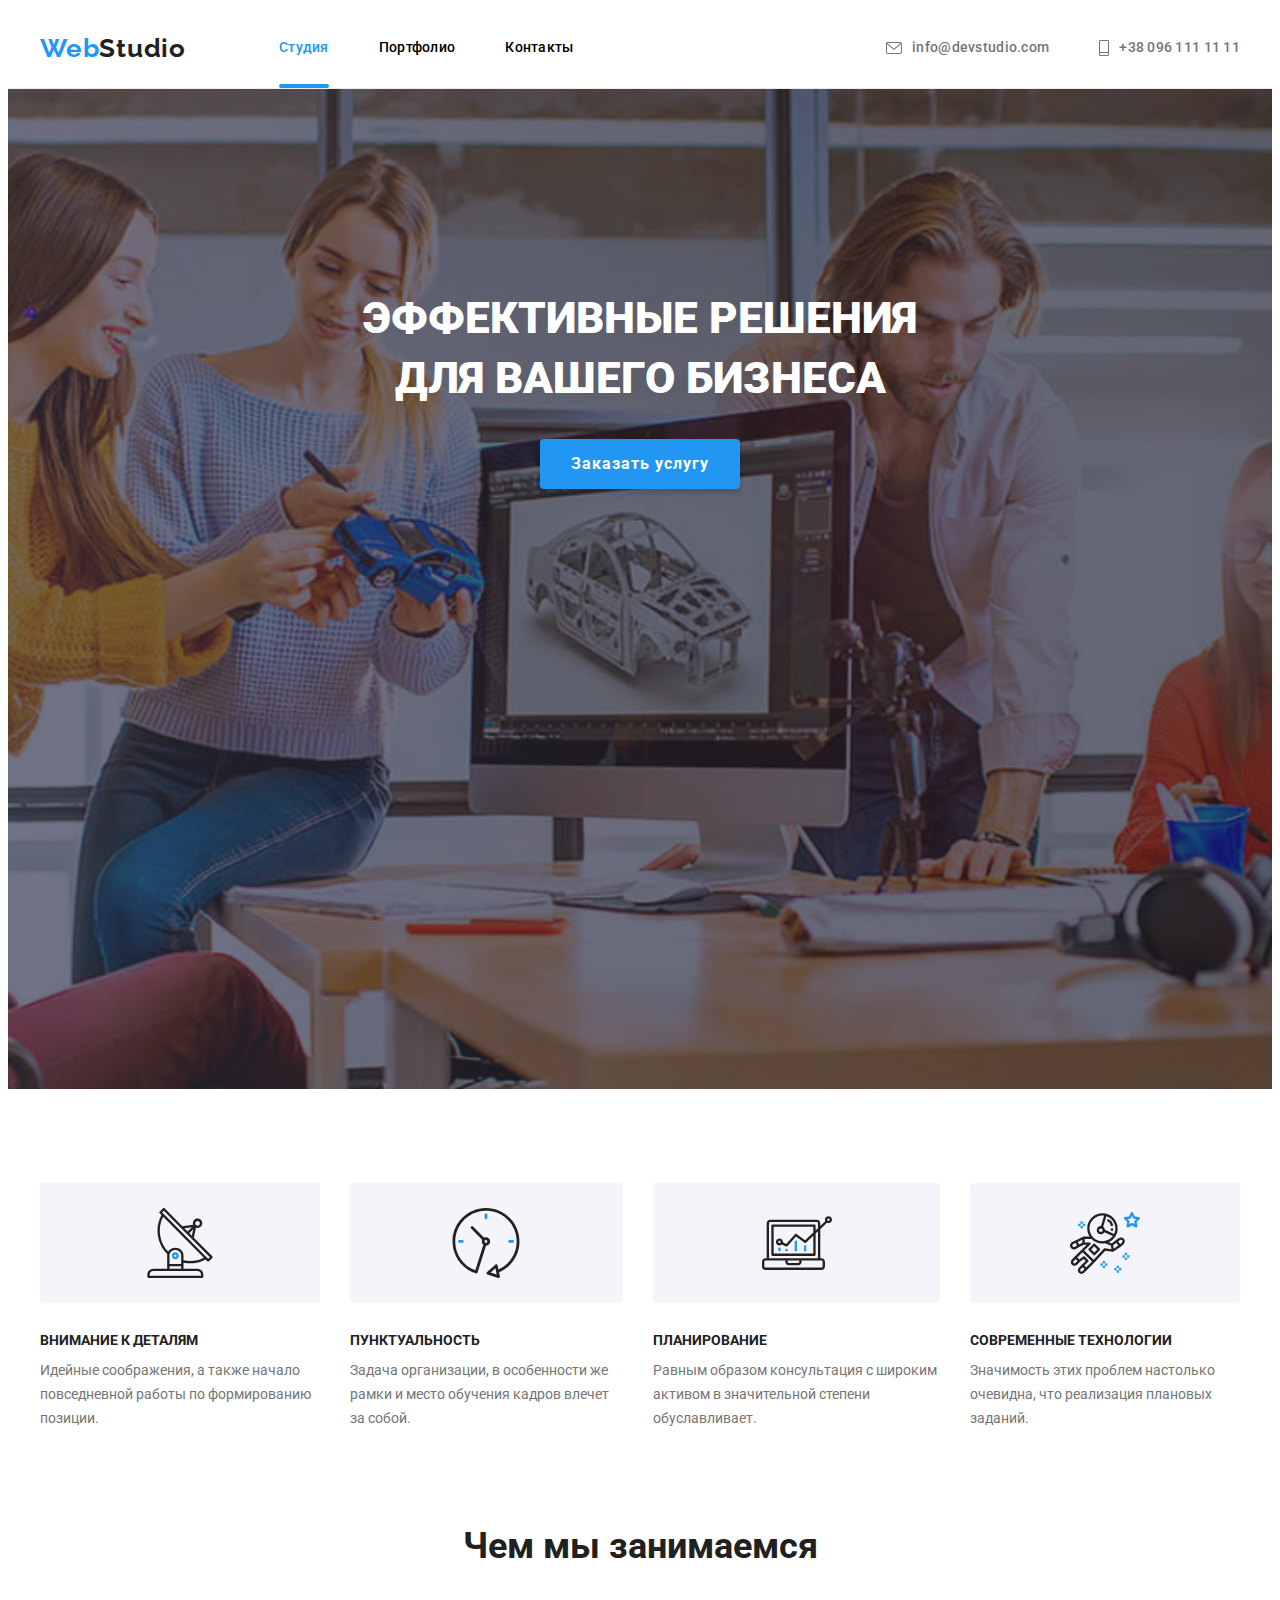
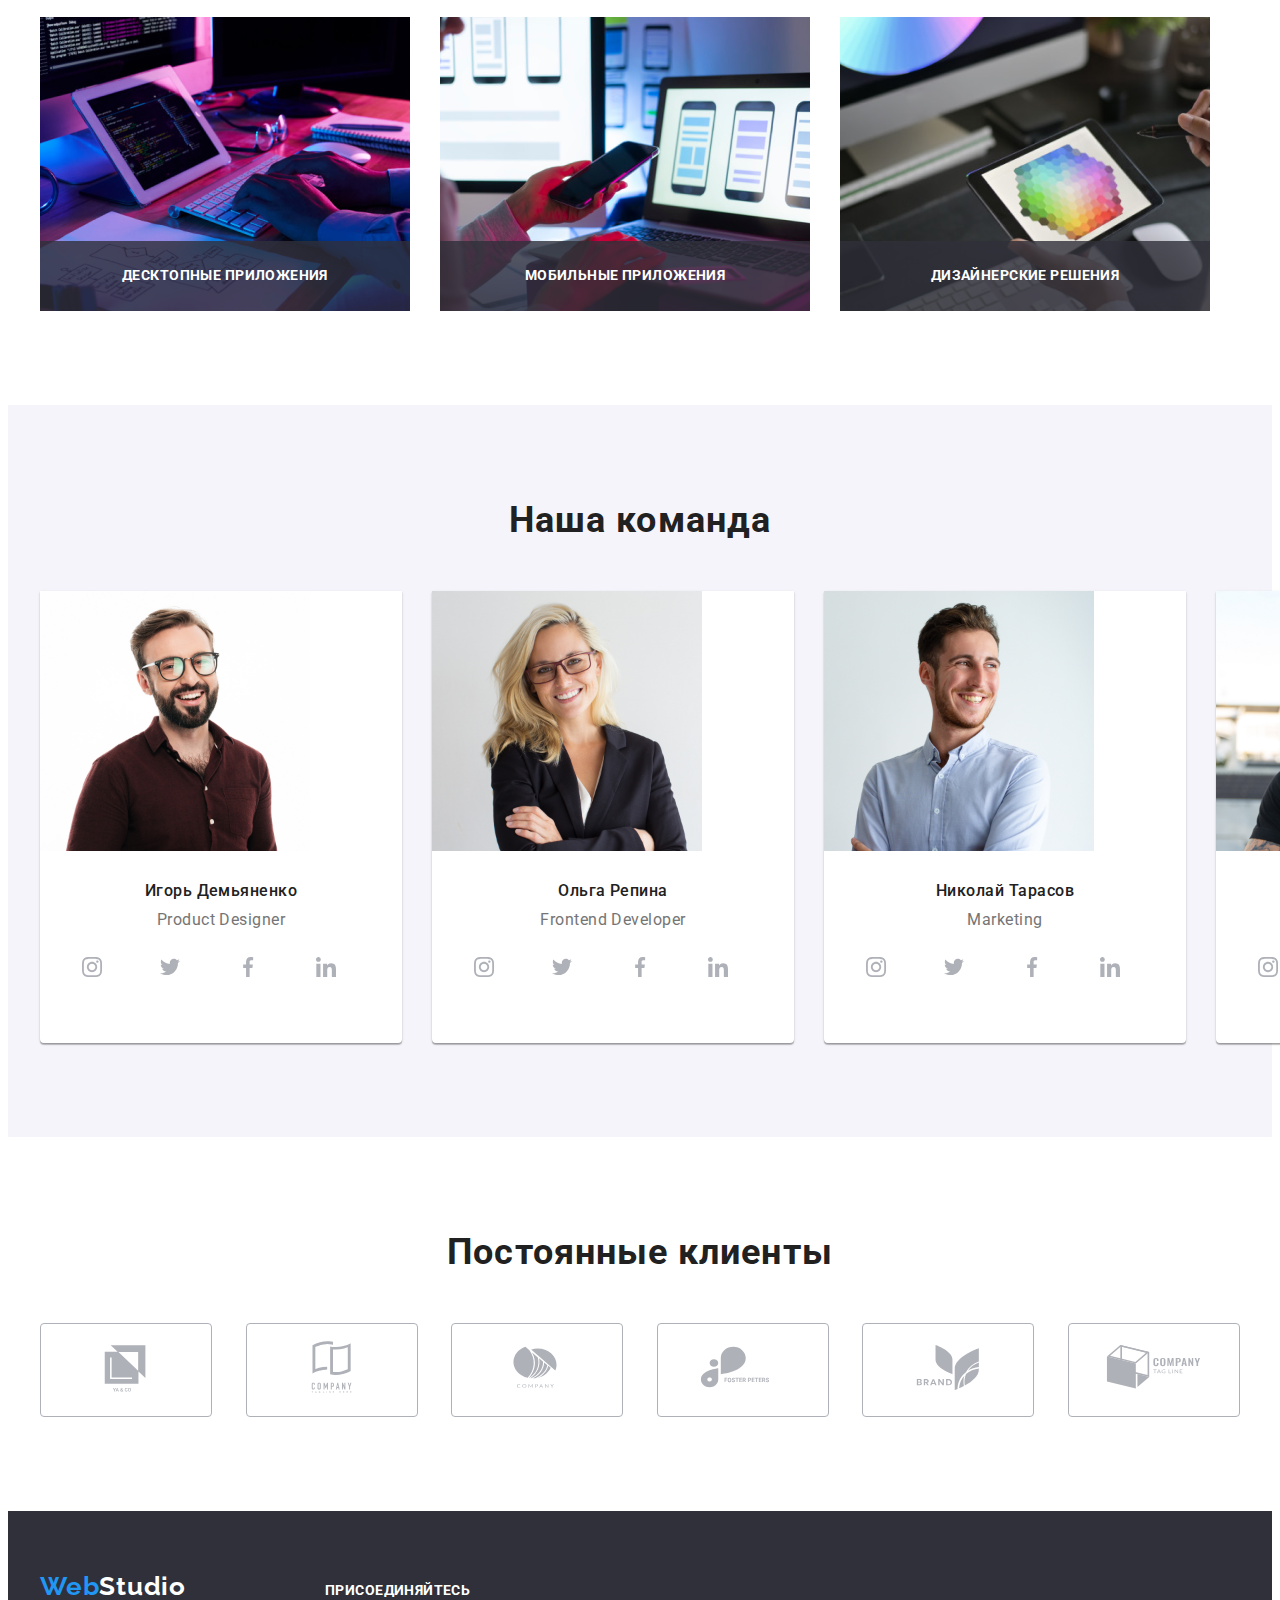
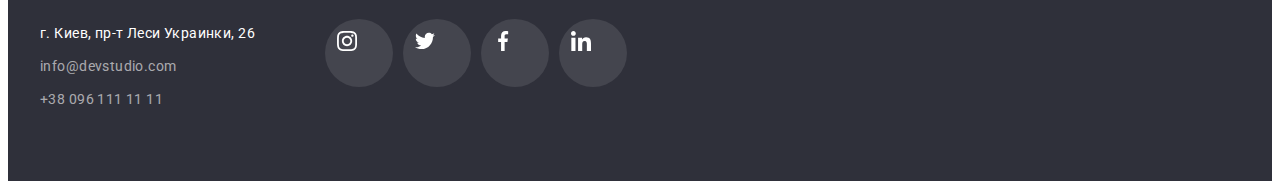
<file: index.html>
<!DOCTYPE html>
<html lang="en">
<head>
    <meta charset="UTF-8">
    <meta http-equiv="X-UA-Compatible" content="IE=edge">
    <meta name="viewport" content="width=device-width, initial-scale=1.0">
    <title>Document</title>
    <link rel="preconnect" href="https://fonts.googleapis.com">
    <link rel="preconnect" href="https://fonts.gstatic.com" crossorigin>
    <link href="https://fonts.googleapis.com/css2?family=Raleway:wght@700&family=Roboto:wght@400;500;700;900&display=swap"
        rel="stylesheet">

        <link rel="stylesheet" href="https://cdnjs.cloudflare.com/ajax/libs/modern-normalize/1.1.0/modern-normalize.min.css"
            integrity="sha512-wpPYUAdjBVSE4KJnH1VR1HeZfpl1ub8YT/NKx4PuQ5NmX2tKuGu6U/JRp5y+Y8XG2tV+wKQpNHVUX03MfMFn9Q=="
            crossorigin="anonymous" referrerpolicy="no-referrer" />

    <link rel="stylesheet" href="./css/style.css">
</head>
<body>
    <!-- HEADER -->
    <header class="header">
        <div class="container header-flex">
            <nav class="header-navigation">
                <a href="index.html" class="header-logo link"> Web<span class="header-studio">Studio</span> </a>
                <ul class="header-list list">
                    <li class="header-item"> <a href="index.html" class="header-link link current"> Студия</a></li>
                    <li class="header-item"> <a href="portfolio.html" class="header-link link"> Портфолио</a></li>
                    <li class="header-item"> <a href="" class="header-link link"> Контакты</a></li>
                </ul>
            </nav>
            <ul class="auth-nav list">
                <li class="header-item"> <a href="mailto:info@devstudio.com" class="header-mail link">
                   <svg class="envelope-icon" width="16" height="12">
                    <use href="./image/symbol-defs.svg#envelope"></use>
                   </svg> 
                   info@devstudio.com </a></li>
                <li class="header-item"> <a href="tel:+380961111111" class="header-tel link">
                    <svg class="tel-icon" width="10" height="16">
                        <use href="./image/symbol-defs.svg#smartfon"></use>
                    </svg>
                    +38 096 111 11 11</a></li>
            </ul>
        </div>
    </header>
     
    <main>
        <!-- HERO -->
        <section class="hero">
            <div class="container hero-content">
                <h1 class="hero-title">ЭФФЕКТИВНЫЕ РЕШЕНИЯ <br/>ДЛЯ ВАШЕГО БИЗНЕСА</h1>
                <button class="hero-btn" type="button"  data-modal-open> Заказать услугу</button>
                <div class="backdrop is-hidden" data-modal>
                    <div class="modal">
                        <button class="modal-btn" type="button" data-modal-close>
                            <svg class="close-icon" width="18" height="18">
                                <use href="./image/symbol-defs1.svg#close"></use>
                            </svg>
                        </button>
                    </div>
                </div>
            </div>
        </section>

        <!-- Приховати заголовок нижче 'Особенности'-->
        <section class="section benefits">
            <div class="container">
                <h2 class="visually-hidden"> Особенности</h2>
                <ul class="benefits-list list">
                    <li class="benefits-item icon-antenna">
                        <h3 class="benefits-item-title">Внимание к деталям</h3>
                        <p class="benefits-text">Идейные соображения, а также начало повседневной работы по формированию
                            позиции.</p>
                    </li>
                    <li class="benefits-item icon-clock">
                        <h3 class="benefits-item-title ">Пунктуальность</h3>
                        <p class="benefits-text">Задача организации, в особенности же рамки и место обучения кадров влечет за
                            собой.</p>
                    </li>
                    <li class="benefits-item icon-diagram">
                        <h3 class="benefits-item-title">Планирование</h3>
                        <p class="benefits-text">Равным образом консультация с широким активом в значительной степени
                            обуславливает.</p>
                    </li>
                    <li class="benefits-item icon-astronaut">
                        <h3 class="benefits-item-title">Современные технологии</h3>
                        <p class="benefits-text">Значимость этих проблем настолько очевидна, что реализация плановых заданий.
                        </p>
                    </li>
                </ul>
                </section>

                    <!--  products-->
                <section class="section products">
                    <div class="container">
                        <h2 class="products-title"> Чем мы занимаемся</h2>
                        <ul class="products-list list">
                            <li class="products-item"> 
                                <img src="./image/img.png" alt="Програмування" width="370" height="294"> 
                            <div class="after-img"> 
                                <p class="products-text">Десктопные приложения </p> </div>
                            </li>
                        <li class="products-item"> 
                            <img src="./image/mobapp.png" alt="Modapp" width="370" height="294"> 
                        <div class="after-img"> 
                            <p class="products-text">Мобильные приложения </p>  </div>
                        </li>
                        <li class="products-item"> 
                            <img src="./image/design.png" alt="design" width="370"> 
                        <div class="after-img">
                            <p class="products-text">Дизайнерские решения </p></div>
                        </li>
                    </ul>
                    </div>
                </section>

                       <!-- OUR TEAM -->
                <section class="team">
                    <div class="container">
                    <h2 class="team-title">Наша команда</h2>
                    <ul class="list team-list " >
                        <li class="team-item">
                            <img src="./image/FOTO/img игорь.jpg" alt="Игорь Демьяненко" width="270">
                            <div class="card-team">
                            <h3 class="team-name">Игорь Демьяненко</h3>
                            <p lang="en" class="team-work-position"> Product Designer</p>
                            
                            <ul class="team-social-list list">
                                <li class="team-social-item">
                                    <a href="" class="team-link">
                                        <svg class="team-icon" width="20" height="20">
                                           <use href="./image/icons.svg#instagram"> </use>
                                        </svg>
                                    </a>
                                  </li>
                                <li class="team-social-item">
                                    <a href="" class="team-link">
                                        <svg  class="team-icon" width="20" height="20">
                                            <use href="./image/icons.svg#twitter"> </use>

                                        </svg>
                                    </a>
                                </li>
                                <li class="team-social-item">
                                    <a href="" class="team-link">
                                    <svg class="team-icon" width="20" height="20">
                                        <use href="./image/icons.svg#facebook"> </use>
                                    
                                    </svg>
                                </a>
                                </li>
                                <li class="team-social-item">
                                    <a href="" class="team-link">
                                    <svg class="team-icon" width="20" height="20">
                                        <use href="./image/icons.svg#linkedin"> </use>
                                    
                        
                                    </svg>
                                </a>
                                </li>
                            </ul>
                            </div>
                        </li>
                        <li class="team-item">
                            <img src="./image/FOTO/img ольга.jpg" alt="Ольга Репина" width="270">
                            <div class="card-team">
                            <h3 class="team-name">Ольга Репина</h3>
                            <p lang="en" class="team-work-position">Frontend Developer</p>
                            <ul class="team-social-list list">
                                <li class="team-social-item">
                                    <a href="" class="team-link">
                                        <svg class="team-icon" width="20" height="20">
                                            <use href="./image/icons.svg#instagram"> </use>
                                        </svg>
                                    </a>
                                </li>
                                <li class="team-social-item">
                                    <a href="" class="team-link">
                                        <svg class="team-icon" width="20" height="20">
                                            <use href="./image/icons.svg#twitter"> </use>
                            
                                        </svg>
                                    </a>
                            
                                </li>
                                <li class="team-social-item">
                                    <a href="" class="team-link">
                                    <svg class="team-icon" width="20" height="20">
                                        <use href="./image/icons.svg#facebook"> </use>
                            
                                    </svg>
                                </a>
                                </li>
                                <li class="team-social-item">
                                    <a href="" class="team-link">
                                    <svg class="team-icon" width="20" height="20">
                                        <use href="./image/icons.svg#linkedin"> </use>
                            
                            
                                    </svg>
                                </a>
                                </li>
                            </ul>
                            </div>
                        </li>
                        <li class="team-item">
                            <img src="./image/FOTO/img николай.jpg" alt="Николай Тарасов" width="270">
                            <div class="card-team">
                            <h3 class="team-name">Николай Тарасов</h3>
                            <p lang="en" class="team-work-position">Marketing</p>
                            <ul class="team-social-list list">
                                <li class="team-social-item">
                                    <a href="" class="team-link">
                                        <svg class="team-icon" width="20" height="20">
                                            <use href="./image/icons.svg#instagram"> </use>
                                        </svg>
                                    </a>
                                </li>
                                <li class="team-social-item">
                                    <a href="" class="team-link">
                                        <svg class="team-icon" width="20" height="20">
                                            <use href="./image/icons.svg#twitter"> </use>
                            
                                        </svg>
                                    </a>
                            
                                </li>
                                <li class="team-social-item">
                                    <a href="" class="team-link">
                                    <svg class="team-icon" width="20" height="20">
                                        <use href="./image/icons.svg#facebook"> </use>
                            
                                    </svg>
                                </a>
                                </li>
                                <li class="team-social-item">
                                    <a href="" class="team-link">
                                    <svg class="team-icon" width="20" height="20">
                                        <use href="./image/icons.svg#linkedin"> </use>
                            
                            
                                    </svg>
                                </a>
                                </li>
                            </ul>
                            </div>
                        </li>
                        <li class="team-item">
                            <img src="./image/FOTO/img михаил.jpg" alt="Михаил Ермаков" width="270">
                            <div class="card-team">
                            <h3 class="team-name">Михаил Ермаков</h3>
                            <p lang="en" class="team-work-position">UI Designer</p>
                            <ul class="team-social-list list">
                                <li class="team-social-item">
                                    <a href="" class="team-link">
                                        <svg class="team-icon" width="20" height="20">
                                            <use href="./image/icons.svg#instagram"> </use>
                                        </svg>
                                    </a>
                                </li>
                                <li class="team-social-item">
                                    <a href="" class="team-link">
                                        <svg class="team-icon" width="20" height="20">
                                            <use href="./image/icons.svg#twitter"> </use>
                            
                                        </svg>
                                    </a>
                            
                                </li>
                                <li class="team-social-item">
                                    <a href="" class="team-link">
                                    <svg class="team-icon" width="20" height="20">
                                        <use href="./image/icons.svg#facebook"> </use>
                            
                                    </svg>
                                    </a>
                            
                                </li>
                                <li class="team-social-item">
                                    <a href="" class="team-link">
                                    <svg class="team-icon" width="20" height="20">
                                        <use href="./image/icons.svg#linkedin"> </use>
  
                                    </svg>
                                    </a>
                            
                                </li>
                            </ul>
                            </div>
                        </li>
                    </ul>
                    </div>
                </section>

                <!-- CLIENTS!!!! -->
                <section class="clients"> 
                    <div class="container">
                        <h2 class="clients-title"> Постоянные клиенты</h2>
                        <ul class="client-list list" >
                            <li class="client-item">
                                <a href="" class="client-link">
                                    <svg class="client-icon" width="106px" height="60px">
                                        <use href="./image/symbol-defs.svg#Logo1"></use>
                                    </svg>
                                </a>
                            </li>
                            <li class="client-item">
                                <a href="" class="client-link">
                                    <svg class="client-icon" width="106px" height="60px">
                                        <use href="./image/symbol-defs.svg#Logo2"></use>
                                    </svg>
                                </a>
                            </li>
                            <li class="client-item">
                                <a href="" class="client-link">
                                    <svg class="client-icon" width="106px" height="60px">
                                        <use href="./image/symbol-defs.svg#Logo3"></use>
                                    </svg>
                                </a>
                            </li>
                            <li class="client-item">
                                <a href="" class="client-link">
                                    <svg class="client-icon" width="106px" height="60px">
                                        <use href="./image/symbol-defs.svg#Logo4"></use>
                                    </svg>
                                </a>
                            </li>
                            <li class="client-item">
                                <a href="" class="client-link">
                                    <svg class="client-icon" width="106px" height="60px">
                                        <use href="./image/symbol-defs.svg#Logo5"></use>
                                    </svg>
                                </a>
                            </li>
                            <li class="client-item">
                                <a href="" class="client-link">
                                    <svg class="client-icon" width="106px" height="60px">
                                        <use href="./image/symbol-defs.svg#Logo6"></use>
                                    </svg>
                                </a>
                            </li>

                        </ul>
                    </div>
                </section>
                </main>

                <!-- Футер-->
                <footer class="footer">
                    <div class="container footer-flex">
                        <div class="adress-menu"> 
                        <a href="index.html" class="footer-logo link"> Web<span class="footer-studio">Studio</span> </a>
                        <address class="address">
                            <ul class="address-list list">
                                <li class="address-item"> <a href="" class="address-link link"> г. Киев, пр-т Леси Украинки, 26 </a>
                                </li>
                                <li class="address-item"> <a href="mailto:info@devstudio.com"
                                        class="address-mail-link link">info@devstudio.com</a></li>
                                <li class="address-item"> <a href="tel:+380961111111" class="address-tel-link link">
                                    +38 096 111 11 11</a></li>
                            </ul>
                        </address>
                          </div>
                    
                    <div class="social-menu">
                        <h3 class="footer-social-title"> Присоединяйтесь</h3>
                        <ul class="footer-social-list list">
                            <li class="footer-social-item">
                                <a href="" class="footer-social-link">
                                    <svg class="footer-icon" width="20px" height="20px">
                                        <use href="./image/icons.svg#instagram"></use>
                                    </svg> 
                                </a>
                            </li>
                            <li class="footer-social-item">
                                <a href="" class="footer-social-link">
                                    <svg class="footer-icon" width="20px" height="20px">
                                        <use href="./image/icons.svg#twitter"></use>
                                    </svg>
                                </a>
                            </li>
                            <li class="footer-social-item">
                                <a href="" class="footer-social-link">
                                    <svg class="footer-icon" width="20px" height="20px">
                                        <use href="./image/icons.svg#facebook"></use>
                                    </svg>
                                </a>
                            </li>
                            <li class="footer-social-item">
                                <a href="" class="footer-social-link">
                                    <svg class="footer-icon" width="20px" height="20px">
                                        <use href="./image/icons.svg#linkedin"></use>
                                    </svg>
                                </a>
                            </li>
                        </ul>
                    </div>
                 </div>
                
                </footer>
                <script src="./js/modal.js"></script>
                </body>
                
                </html>
</body>
</html>
</file>
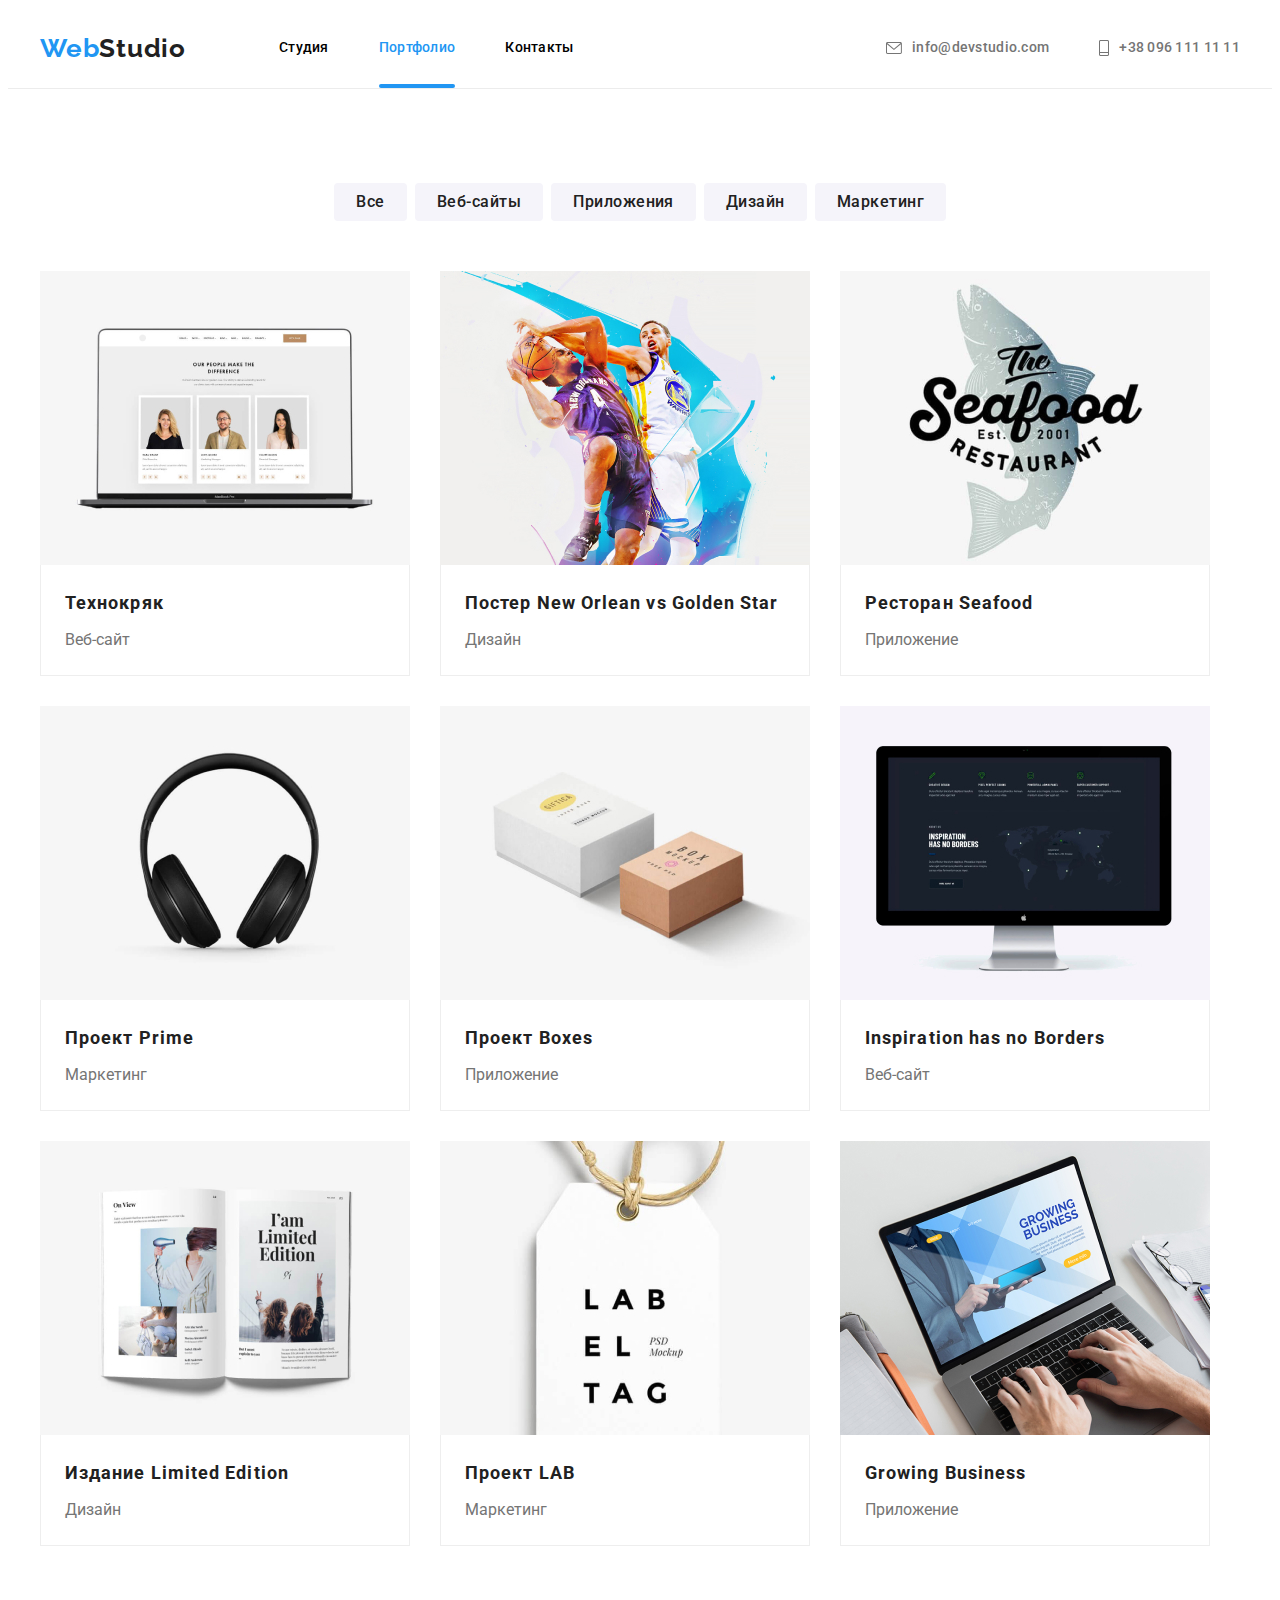
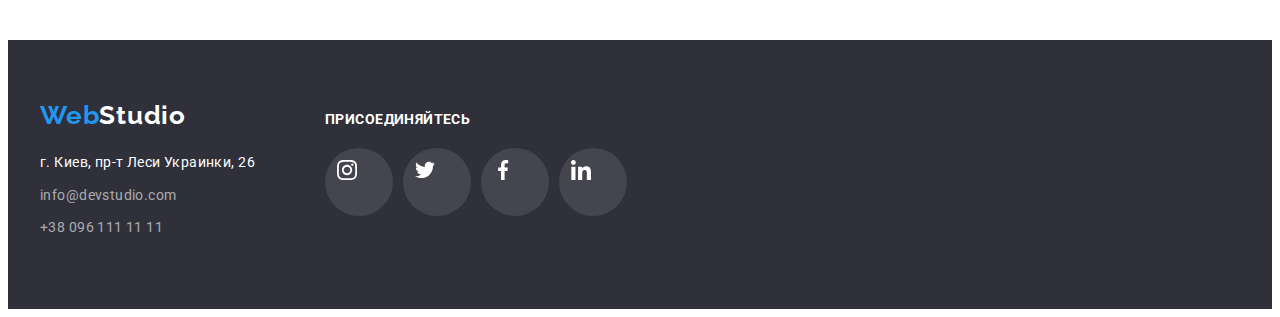
<file: portfolio.html>
<!DOCTYPE html>
<html lang="en">
<head>
    <meta charset="UTF-8">
    <meta http-equiv="X-UA-Compatible" content="IE=edge">
    <meta name="viewport" content="width=device-width, initial-scale=1.0">
    <title>Document</title>
    <link rel="preconnect" href="https://fonts.googleapis.com">
    <link rel="preconnect" href="https://fonts.gstatic.com" crossorigin>
    <link href="https://fonts.googleapis.com/css2?family=Raleway:wght@700&family=Roboto:wght@400;500;700;900&display=swap"
        rel="stylesheet">
<link rel="stylesheet" href="https://cdnjs.cloudflare.com/ajax/libs/modern-normalize/1.1.0/modern-normalize.min.css"
    integrity="sha512-wpPYUAdjBVSE4KJnH1VR1HeZfpl1ub8YT/NKx4PuQ5NmX2tKuGu6U/JRp5y+Y8XG2tV+wKQpNHVUX03MfMFn9Q=="
    crossorigin="anonymous" referrerpolicy="no-referrer" />

    <link rel="stylesheet" href="./css/style.css">
</head>
<body>
    <!-- Шапка сайта -->
<header class="header">
    <div class="container header-flex">
        <nav class="header-navigation">
            <a href="index.html" class="header-logo link"> Web<span class="header-studio">Studio</span> </a>
            <ul class="header-list list">
                <li class="header-item"> <a href="index.html" class="header-link link"> Студия</a></li>
                <li class="header-item"> <a href="portfolio.html" class="header-link link current"> Портфолио</a></li>
                <li class="header-item"> <a href="" class="header-link link"> Контакты</a></li>
            </ul>
        </nav>
        <ul class="auth-nav list">
            <li class="header-item"> <a href="mailto:info@devstudio.com" class="header-mail link">
                <svg class="envelope-icon" width="16px" height="12px">
                    <use href="./image/symbol-defs.svg#envelope"></use>
                </svg>
                info@devstudio.com
                </a></li>
            <li class="header-item"> <a href="tel:+380961111111" class="header-tel link">
                <svg class="tel-icon" width="10px" height="16px">
                    <use href="./image/symbol-defs.svg#smartfon"></use>
                </svg>
                +38 096 111 11 11</a></li>
        </ul>
    </div>
</header>

    <!-- Основна частина -->
    <main>
        <section class="section portfolio">
            <div class="container">
                <ul class="portfolio-list list">
                    <li class="portfolio-item"> <button type="button" class="portfolio-btn">Все </button></li>
                    <li class="portfolio-item"> <button type="button" class="portfolio-btn">Веб-сайты </button> </li>
                    <li class="portfolio-item"><button type="button" class="portfolio-btn">Приложения </button> </li>
                    <li class="portfolio-item"><button type="button" class="portfolio-btn">Дизайн </button> </li>
                    <li class="portfolio-item"> <button type="button" class="portfolio-btn"> Маркетинг</button></li>
                </ul>
  
        <ul class="list projects-list">
            <li class="projects-item"> 
                <a class="img-projects" href="">  
                    <div class="projects-overlay"> 
                <img src="./image/img.jpg" alt="Технокряк" width="370">
                <p class="projects-text"> Технокряк это современная площадка распространения коронавируса. 
                    Компании используют эту платформу для цифрового
                      шпионажа и атак на защищённые сервера конкурентов. </p></div>
                <div class="card">
                <h3 class="projects-title">Технокряк</h3>
                    <p class="projects-after-title">Веб-сайт</p></div> 
                </a>
            </li>

            <li class="link projects-item"> 
                <a class="img-projects" href="">
                    <div class="projects-overlay">
                <img src="./image/img (2).jpg" alt="Постер" width="370">  
                <p class="projects-text"> Технокряк это современная площадка распространения коронавируса.
                    Компании используют эту платформу для цифрового
                    шпионажа и атак на защищённые сервера конкурентов. </p>
                </div>
                <div class="card">
                <h3 class="projects-title"> Постер New Orlean vs Golden Star </h3> 
                    <p  class="projects-after-title"> Дизайн </p> </div>
                </a>
             </li>
               
           
            <li class="link projects-item"> 
                <a class="img-projects" href="">
                    <div class="projects-overlay">
                <img  src="./image/img (3).jpg" alt="Ресторан Seafood" width="370">
                <p class="projects-text"> Технокряк это современная площадка распространения коронавируса.
                    Компании используют эту платформу для цифрового
                    шпионажа и атак на защищённые сервера конкурентов. </p>
                </div>
                <div class="card">
                <h3 class="projects-title">Ресторан Seafood</h3>
                    <p  class="projects-after-title">Приложение</p>  </div>
                </a>
             </li>

             <li class="link projects-item"> 
                <a class="img-projects" href="">
                    <div class="projects-overlay">
                 <img  src="./image/img (4).jpg" alt="Проект Prime" width="370">
                <p class="projects-text"> Технокряк это современная площадка распространения коронавируса.
                    Компании используют эту платформу для цифрового
                    шпионажа и атак на защищённые сервера конкурентов. </p>
                </div>
                <div class="card">
               <h3 class="projects-title">Проект Prime</h3>
                    <p  class="projects-after-title">Маркетинг</p>  </div> 
                </a>
            </li>

            <li class="link projects-item"> 
                <a class="img-projects" href="">
                    <div class="projects-overlay">
                <img  src="./image/img (5).jpg" alt="Проект Boxes" width="370">
                <p class="projects-text"> Технокряк это современная площадка распространения коронавируса.
                    Компании используют эту платформу для цифрового
                    шпионажа и атак на защищённые сервера конкурентов. </p>
                </div>
                <div class="card">
              <h3 class="projects-title">Проект Boxes</h3>
                    <p  class="projects-after-title">Приложение</p>  </div> 
                </a>
            </li>

            <li class="link projects-item"> 
                <a class="img-projects" href="">
                    <div class="projects-overlay">
                <img  src="./image/img (6).jpg" alt="Inspiration has no Borders" width="370">
                <p class="projects-text"> Технокряк это современная площадка распространения коронавируса.
                    Компании используют эту платформу для цифрового
                    шпионажа и атак на защищённые сервера конкурентов. </p>
                </div>
                <div class="card">
             <h3 class="projects-title">Inspiration has no Borders</h3>
                    <p  class="projects-after-title">Веб-сайт</p> </div> 
                </a>
            </li>

            <li class="link projects-item">
                <a class="img-projects" href="">
                    <div class="projects-overlay">
                <img   src="./image/img (7).jpg" alt="Издание Limited Edition" width="370">
                <p class="projects-text"> Технокряк это современная площадка распространения коронавируса.
                    Компании используют эту платформу для цифрового
                    шпионажа и атак на защищённые сервера конкурентов. </p>
                </div>
                <div class="card">
             <h3 class="projects-title">Издание Limited Edition</h3>
                    <p  class="projects-after-title">Дизайн</p> </div> 
                </a>
            </li>

            <li class="link projects-item"> 
                <a class="img-projects" href="">
                    <div class="projects-overlay">
                <img   src="./image/img (8).jpg" alt="Проект LAB" width="370">
                <p class="projects-text"> Технокряк это современная площадка распространения коронавируса.
                    Компании используют эту платформу для цифрового
                    шпионажа и атак на защищённые сервера конкурентов. </p>
                </div>
                <div class="card">
              <h3 class="projects-title">Проект LAB</h3>
                    <p  class="projects-after-title">Маркетинг</p>  </div> 
                </a>
            </li>

            <li class="link projects-item"> 
                <a class="img-projects" href="">
                    <div class="projects-overlay">
                <img  src="./image/img (9.jpg" alt="Growing Business" width="370">
                <p class="projects-text"> Технокряк это современная площадка распространения коронавируса.
                    Компании используют эту платформу для цифрового
                    шпионажа и атак на защищённые сервера конкурентов. </p>
                </div>
                <div class="card">
            <h3 class="projects-title">Growing Business</h3>
                    <p  class="projects-after-title">Приложение</p> </div> 
                </a></li>
                </ul>
          </div>
      </section>
  </main>
  
         
    <!-- Футер-->
    <footer class="footer">
        <div class="container footer-flex">
            <div class="adress-menu">
            <a href="index.html" class="footer-logo link"> Web<span class="footer-studio">Studio</span> </a>
            <address class="address">
                <ul class="address-list list">
                    <li class="address-item"> <a href="" class="address-link link"> г. Киев, пр-т Леси Украинки, 26 </a>
                    </li>
                    <li class="address-item"> <a href="mailto:info@devstudio.com"
                            class="address-mail-link link">info@devstudio.com</a></li>
                    <li class="address-item"> <a href="tel:+380961111111" class="address-tel-link link">+38 096 111 11
                            11</a></li>
                </ul>
            </address>
        </div>
        <div class="social-menu">
            <h3 class="footer-social-title"> Присоединяйтесь</h3>
            <ul class="footer-social-list list">
                <li class="footer-social-item">
                    <a href="" class="footer-social-link">
                        <svg class="footer-icon" width="20px" height="20px">
                            <use href="./image/icons.svg#instagram"></use>
                        </svg>
                    </a>
                </li>
                <li class="footer-social-item">
                    <a href="" class="footer-social-link">
                        <svg class="footer-icon" width="20px" height="20px">
                            <use href="./image/icons.svg#twitter"></use>
                        </svg>
                    </a>
                </li>
                <li class="footer-social-item">
                    <a href="" class="footer-social-link">
                        <svg class="footer-icon" width="20px" height="20px">
                            <use href="./image/icons.svg#facebook"></use>
                        </svg>
                    </a>
                </li>
                <li class="footer-social-item">
                    <a href="" class="footer-social-link">
                        <svg class="footer-icon" width="20px" height="20px">
                            <use href="./image/icons.svg#linkedin"></use>
                        </svg>
                    </a>
                </li>
            </ul>
        </div>
    </div>
    
    </footer>
</body>
</html>
</file>
<file: css/style.css>
:root {
    --main-title-color: #ffffff;
    --second-title-color: #212121;
    --third-title-color: #757575;
    --main-text-color: #757575;
    --second-text-color: color: rgba(255, 255, 255, 0.6);
    --third-text-color: #212121;
    --accent-color: #2196F3;
    --main-btn-color:#FFFFFF;
    --second-btn-color: #212121;
    --header-text-color:  #212121;
    --duration: 250ms;
    --function-animator: cubic-bezier(0.4, 0, 0.2, 1);
}

body {
    font-family: Roboto; 
    color: #E5E5E5;
}

.container {
   width: 1200px;
   margin-left: auto;
   margin-right: auto;
   padding-left: 15px;
  padding-right: 15px;
}
h1, h2, h3, p, ul{
    margin: 0;
}
a {
  text-decoration: none;
}

.list {
list-style: none;
padding: 0cm;
}

.link {
    text-decoration: none;
}

.visually-hidden {
 position: absolute;
  white-space: nowrap;
  width: 1px;
  height: 1px;
  overflow: hidden;
  border: 0;
  padding: 0;
  clip: rect(0 0 0 0);
  clip-path: inset(50%);
  margin: -1px;
}

img {
  display: block;
  max-width: 100%;
  height: auto;
}


/*/////////// HEADER//////////// */
.header {
  background: #FFFFFF;
  border-bottom: 1px solid #ececec;
}
.header-flex {
     display: flex;
     align-items: center;
     justify-content: center;
}  
.header-list {
     display: flex;
     margin-left: 93px;
}
.header-navigation{
   display: flex;
   align-items: center;
}
.header-list .header-item + .header-item {
  margin-left: 50px;
}

.auth-nav {
  display: flex;
  align-items: center;
  font-weight: 500;
  line-height: 1.15;
  color: #f5f4fa;
  transition: color var(--duration) var(--function-animation);
  margin-left: auto;
}
.auth-nav .header-item + .header-item {
  margin-left: 50px;
}

.header-logo {
  display: inline;
  font-family: Raleway;
  font-weight: 700;
  font-size: 26px;
  line-height: 1.19;
  letter-spacing: 0.03em;
  color: var(--accent-color);

}
.header-studio {
  font-family: Raleway;
  font-weight: bold;
  font-size: 26px;
  line-height: 1.19;
  letter-spacing: 0.03em;
  color: var(--second-title-color);
}
.header-link {
     display: block;
     flex-direction: column;
     position: relative;
     padding-top: 32px;
     padding-bottom: 32px;
     font-weight: 500;
     font-size: 14px;
     line-height: 1.14;
     letter-spacing: 0.02em;
     color: black;  

     transition-property: background-color, color;
     transition-duration: var(--duration);
     transition-timing-function: var(--function-animator);
}
.header-link.current {
  background-color: #FFFFFF;
  color:var(--accent-color) ;
}
.header-link.current::after{
  position: absolute;
  display: block;
  left: 0;
  bottom: 0;
  content: "";
  width: 100%;
	height: 4px;
  background-color: var(--accent-color);
  border-radius: 2px;
}

.header-link:hover,
.header-link:focus {
    color: var(--accent-color);
}
.header-mail:hover,
.header-mail:focus{
    color: var(--accent-color);
}
.header-tel:hover,
.header-tel:focus{
  color: var(--accent-color);
}
.envelope-icon {
  fill: currentColor;
  margin-right: 10px;

}
.tel-icon {
  fill: currentColor;
  margin-right: 10px;
}
.header-mail,
.header-tel {
display: flex;
align-items: center;

}
.header-mail, .header-tel {
    font-weight: 500;
    font-size: 14px;
    line-height: 1.14;
    letter-spacing: 0.02em;
    color: var(--main-text-color);

    transition-property: background-color, color;
    transition-duration: var(--duration);
   transition-timing-function: var(--function-animator);
} 


/* /////////////////////   HERO   /////////// */
 .hero {
     height: 600px;
     max-width: 1600px;
     margin-left: auto;
     margin-right: auto;
     padding-top: 200px;
     padding-bottom: 200px;
     background-color: #2F303A;
     background-image: linear-gradient(
      to right,
      rgba(80, 82, 105, 0.4),
      rgba(47, 48, 58, 0.4)),
      url(../image/Fon.jpg);
     background-size: cover;
     background-position: center;

 }
 .hero-content {
     text-align: center;
 }
 .hero-title {
     margin-top: 0;
     margin-bottom: 30px;
    font-weight: 900;
    font-size: 44px;
    line-height: 1.36;
    color: var(--main-title-color);
 }

 .hero-btn {
     border: none;
     height: 50px;
     min-width: 200px;
     cursor: pointer;
     font-family: inherit;
     font-weight: 700;
     font-size: 16px;
     line-height: 1.88;
     text-align: center;
     letter-spacing: 0.06em;
     color: white;
     background: #2196f3;
     box-shadow: 0px 4px 4px rgba(0, 0, 0, 0.15);
     border-radius: 4px;
    }

 .hero-btn:hover,
 .hero-btn:focus {
    background: #188ce8;
    box-shadow: 0px 3px 1px rgba(0, 0, 0, 0.1), 0px 1px 2px rgba(0, 0, 0, 0.08),
    0px 2px 2px rgba(0, 0, 0, 0.12);
    border-radius: 4px;
 }
 .backdrop {
   position: fixed;
   top: 0;
   left: 0;
   width: 100%;
   height: 100%;

   background-color: rgba(0, 0, 0, 0.2);
   transition: opacity var(--duration) var(--function-animator);
 }
 .backdrop.is-hidden {
    opacity: 0;
    pointer-events: none;
  }

 .backdrop.is-hidden.modal {
   opacity: 0;
   transform: scale(1.1)  translate(-50%, -50%);
 }
 .modal {
   position: absolute;
   top: 50%;
   left: 50%;
   width: 528px;
   height: 581px;
   background-color: #fff;
   box-shadow: 0px 1px 3px rgba(0, 0, 0, 0.12), 0px 1px 1px rgba(0, 0, 0, 0.14), 0px 2px 1px rgba(0, 0, 0, 0.2);
   border-radius: 4px;

   transform: scale(1) rotate(0) translate(-50%, -50%);
   transition: transform var(--duration) var(--function-animation), opacity var(--duration) var(--function-animation);
 }
 .modal-btn {
   position: absolute;
   display: block;
   top: 8px;
   right: 8px;
   width: 30px;
   height: 30px;
  
   background-color: #fff;
   border: 1px solid rgba(0, 0, 0, 0.1);
   border-radius: 50%;
   align-items: center;
   justify-content: center;
   cursor: pointer;
 }
 .is-hidden {
   visibility: hidden;
   opacity: 0;
   pointer-events: none;
 }
 .close-icon {
   align-items: center;
   justify-content: center;
   cursor: pointer;
   width: 11px;
   height: 11px;
  }

 

/* ------------------benefits---------- */

.benefits {
    padding-top: 94px;
    padding-bottom: 47px;
    background: white;
}
.benefits-list{
    display: flex;
}

.benefits-item::before {
  display: block;
  content: " ";
  height: 120px;
  background-size: contain;
  background-repeat: no-repeat;
  background-position: center;
  background: #f5f4fa;
  border-radius: 4px;
  margin-bottom: 30px;
}
.icon-antenna::before {
  background-image: url(../image/Icons/antenna.svg);
  background-repeat: no-repeat;
  background-position: center;
}
.icon-clock::before {
  background-image: url(../image/Icons/clock.svg);
  background-repeat: no-repeat;
  background-position: center;
}
.icon-diagram::before {
  background-image: url(../image/Icons/diagram.svg);
  background-repeat: no-repeat;
  background-position: center;
}
.icon-astronaut::before {
  background-image: url(../image/Icons/astronaut.svg);
  background-repeat: no-repeat;
  background-position: center;
}


.benefits-item-title {
  text-transform: uppercase;
    width: 270px;
    margin-bottom: 10px;
    font-weight: 700;
    font-size: 14px;
    line-height: 1.14;
    color: var(--second-title-color);
}

.benefits-text {
    font-weight: 400;
    font-size: 14px;
    line-height: 1.71;
    color: var(--third-title-color);
}
.benefits-item + .benefits-item {
  margin-left: 30px;
}

/* /////////////products///////// */
.products{
    padding-top: 47px;
    padding-bottom: 94px;
}
.products-title {
    text-align: center;
    text-transform: none;
    font-weight: 700;
    font-size: 36px;
    line-height: 1.17;
    color: var(--second-title-color);
    margin-bottom: 50px;
}
.products-list {
  display: flex;
}
.products-list .products-item + .products-item {
  margin-left: 30px;
}
.products-item {
  position: relative;
}
.after-img {
  position: absolute;
  width: 370px;
  height: 70px;
  bottom: 0;
  padding: 27px auto;
  background: rgba(47, 48, 58, 0.8);
}
.products-text {
  position: absolute;
  display: inline-block;
  width: 100%;
  margin-top: 27px;
  margin-bottom: 27px;
  
  font-style: normal;
  font-weight: 700;
  font-size: 14px;
  line-height: 1.14;
  text-align: center;
  letter-spacing: 0.03em;
  text-transform: uppercase;
  color: var(--main-title-color);
}


/* ///////////////OUR TEAM///////// */

.team {
    background: #F5F4FA;
    padding-bottom: 94px;
    padding-top: 94px;
}
.team-list{
    display: flex;
}
.card-team{
     padding-top: 30px;
     padding-bottom: 30px;
}
.team-list .team-item + .team-item {
  margin-left: 30px;
}
.team-item {
  background: #ffffff;
  box-shadow: 0px 1px 3px rgba(0, 0, 0, 0.12), 0px 1px 1px rgba(0, 0, 0, 0.14),
    0px 2px 1px rgba(0, 0, 0, 0.2);
  border-radius: 0px 0px 4px 4px;
}

.team-title {
    margin-bottom: 50px;
    font-weight: 700;
    font-size: 36px;
    line-height: 1.17; 
    text-align: center;
    letter-spacing: 0.03em;
   color:var(--second-title-color);
}
.team-name {
    margin-bottom: 10px;
    font-weight: 500;
    font-size: 16px;
    line-height: 1.19;
    line-height: 1.19;
    text-align: center;
    letter-spacing: 0.03em;
    color: var(--second-title-color);
}
.team-work-position {
    font-weight: 400;
    font-size: 16px;
    line-height: 1.19;
    text-align: center;
    letter-spacing: 0.03em;
    color: var(--third-title-color);
    margin-bottom: 16px;
}
.team-social-list{
  display: flex;
  margin-left: 30px;
  margin-right: 30px;
  justify-content: space-between;
}

.team-social-item +.team-social-item {
margin-left: 10px;
}

.team-link {
  width: 44px;
  height: 44px;
  color: #AFB1B8;
  border-radius:  50%;
  display: inline-block;
  align-items: center;
  justify-content: center;
  padding: 12px 12px;

  transition-property: background-color, color;
  transition-duration: var(--duration);
  transition-timing-function: var(--function-animation);
}

.team-link:hover,
.team-link:focus {
   color: var(--main-title-color);
   background: var(--accent-color);
   cursor: pointer;
}
.team-icon {
 fill: currentColor;
}

/* //////////////CLIENTS//////////////// */
.clients {
  padding-top: 94px;
  padding-bottom: 94px;
}
.clients-title {
 margin-bottom: 50px;
 font-style: normal;
 font-weight: 700;
 font-size: 36px;
 line-height: 1.17;
 text-align: center;
 letter-spacing: 0.03em;
 color: var(--second-title-color);
}
.client-list {
  display: flex;
  justify-content: space-between;
}
.client-item +.client-item {
  margin-left: 30px;
}
.client-link {
  display: inline-block;
  border: 1px solid #afb1b8;
	border-radius: 4px;
	padding: 14px 32px;
	color: #afb1b8;
  transition-property: color, border;
  transition-duration: var(--duration);
  transition-timing-function: var(--function-animation);
}
.client-link:hover,
.client-link:focus {
 color: var(--accent-color);
 border: 1px solid var(--accent-color);
 fill: currentColor;
}
.client-icon {
  fill: currentColor;
}

/* ////////// footer//////////*/
.footer {
  padding-top: 60px;
  padding-bottom: 60px;
  background-color: #2F303A
}
.footer-logo {
  font-family: Raleway;
  font-weight: bold;
  font-size: 26px;
  line-height: 1.19;
  letter-spacing: 0.03em;
  color: var(--accent-color);
}
.footer-studio {
  font-family: Raleway;
  font-weight: bold;
  font-size: 26px;
  line-height: 1.19;
  letter-spacing: 0.03em;
  color: white;
}
.address {
  margin-top: 20px;
  font-style: normal;
}
.address-item {
  margin-bottom: 9px;
}
.address-link {
  font-weight: normal;
  font-size: 14px;
  line-height: 1.71;
  letter-spacing: 0.03em;
  color: #ffffff;
}
.address-mail-link {
  font-weight: normal;
  font-size: 14px;
  line-height: 1.71;
  letter-spacing: 0.03em;
  color: rgba(255, 255, 255, 0.6);
}
.address-tel-link {
  font-weight: normal;
  font-size: 14px;
  line-height: 1.71;
  letter-spacing: 0.03em;
  color: rgba(255, 255, 255, 0.6);

  transition-property: background-color;
  transition-duration: var(--duration);
  transition-timing-function: var(--function-animation);
}
.address-mail-link:hover,
.address-mail-link:focus,
.address-tel-link:hover,
.address-tel-link:focus {
  color: var(--accent-color);
}

.social-menu {
  margin-left: 70px;
}
.footer-social-title {
  margin-bottom: 20px;
  font-style: normal;
  font-weight: bold;
  font-size: 14px;
  line-height: 1.14;
  letter-spacing: 0.03em;
  text-transform: uppercase;
  color: #FFFFFF;
}
.footer-social-list {
  display: flex;
  max-width: 206px;
  justify-content: space-between;
}
.footer-social-item +.footer-social-item {
  margin-left: 10px;
}
.footer-social-link {
  display: inline-block;
  width: 44px;
  height: 44px;
  padding: 12px 12px;
  border-radius: 50%;
  color: #FFFFFF;
  background: rgba(255, 255, 255, 0.1);
}
.footer-social-link:hover,
.footer-social-link:focus {
  background: var(--accent-color);
  color: var(--main-title-color);
  cursor: pointer;
}
.footer-icon {
  fill: currentColor;
}
.footer-flex {
  display: flex;
  align-items: baseline;
}
/* ----------------PORTFOLIO----- */
.portfolio {
  padding-top: 94px;
  padding-bottom: 94px;
}
.portfolio-list{
  display: flex;
  justify-content: center;
  margin-bottom: 50px;
}
.portfolio-list .portfolio-item + .portfolio-item {
  margin-left: 8px;
}
.portfolio-btn {
     display: inline-block;
     cursor: pointer;
     font-family: inherit;
     height: 38px;
     min-width: 73px;
     padding: 6px 22px;
     border: 0;
     font-weight: 500;
     font-size: 16px;
     line-height: 1.63;
     text-align: center;
     letter-spacing: 0.03em;
     color: var(--second-title-color);
     background: #f5f4fa;;
     border-radius: 4px; 

      transition-property: background-color, color, box-shadow;
      transition-duration: var(--duration);
      transition-timing-function: var(--function-animator);
}

.portfolio-btn:hover,
.portfolio-btn:focus {
  font-weight: 500;
  font-size: 16px;
  line-height: 1.63;
  text-align: center;
  letter-spacing: 0.03em;
  color: #ffffff;
  background: #2196f3;
  box-shadow: 0px 3px 1px rgba(0, 0, 0, 0.1), 0px 1px 2px rgba(0, 0, 0, 0.08),
    0px 2px 2px rgba(0, 0, 0, 0.12);
  border-radius: 4px;
}

/* projects */

.projects-list {
 background: white;
 display: flex;
 flex-wrap: wrap;
}
.projects-item + .projects-item {
  margin-left: 30px;
}
.projects-item:nth-child(3n + 1) {
  margin-left: 0;
}
.projects-item {
  margin-bottom: 30px;
  width: 370px;
  box-sizing: border-box;
}

.projects-item:nth-last-child(-n + 3) {
  margin-bottom: 0;
}  
.projects-item:hover,
.projects-item:focus {
  box-shadow: 0px 1px 1px rgba(0, 0, 0, 0.12), 0px 4px 4px rgba(0, 0, 0, 0.06),
    1px 4px 6px rgba(0, 0, 0, 0.16);
}

.projects-overlay {
  position: relative;
  overflow: hidden;
}
.projects-overlay::before {
  position: absolute;
  display: inline-block;
  content: "";
  width: 100%;
  height: 100%;
  background-color: rgba(33, 150, 243, 0.9);
  transform: translateY(100%);
  transition: transform var(--duration) var(--function-animator);
}

.projects-item:hover .projects-overlay::before,
.projects-item:focus .projects-overlay::before {
transform: translateY(0);
}

.projects-text {
  position: absolute;
  top: 0;
  left: 0;
  background-color: var(--accent-color);
  color: var(--main-title-color);
  width: 100%;
  height: 100%;
  padding: 63px 24px;
  font-family: Roboto;
  font-style: normal;
  font-weight: normal;
  font-size: 18px;
  line-height: 1.56;
  letter-spacing: 0.03em;
  transform: translateY(100%);
  transition: transform var(--duration) var(--function-animator);
}

.projects-item:hover .projects-text,
.projects-item:focus .projects-text {
  opacity: 1;
  transform: translateY(0);
}
.projects-title {
  margin-bottom: 4px;
  font-weight: 700;
  font-size: 18px;
  line-height: 2;
  letter-spacing: 0.06em;
  color: var(--second-title-color);
}
.projects-after-title {
  font-weight: normal;
  font-size: 16px;
  line-height: 1.87;
  letter-spacing: 0.03;
  color: var(--third-title-color);
}
.card {
  padding: 20px 24px;
  background: var(--main-title-color);
  border: 1px solid #eeeeee;
  border-top: none;
}
</file>
